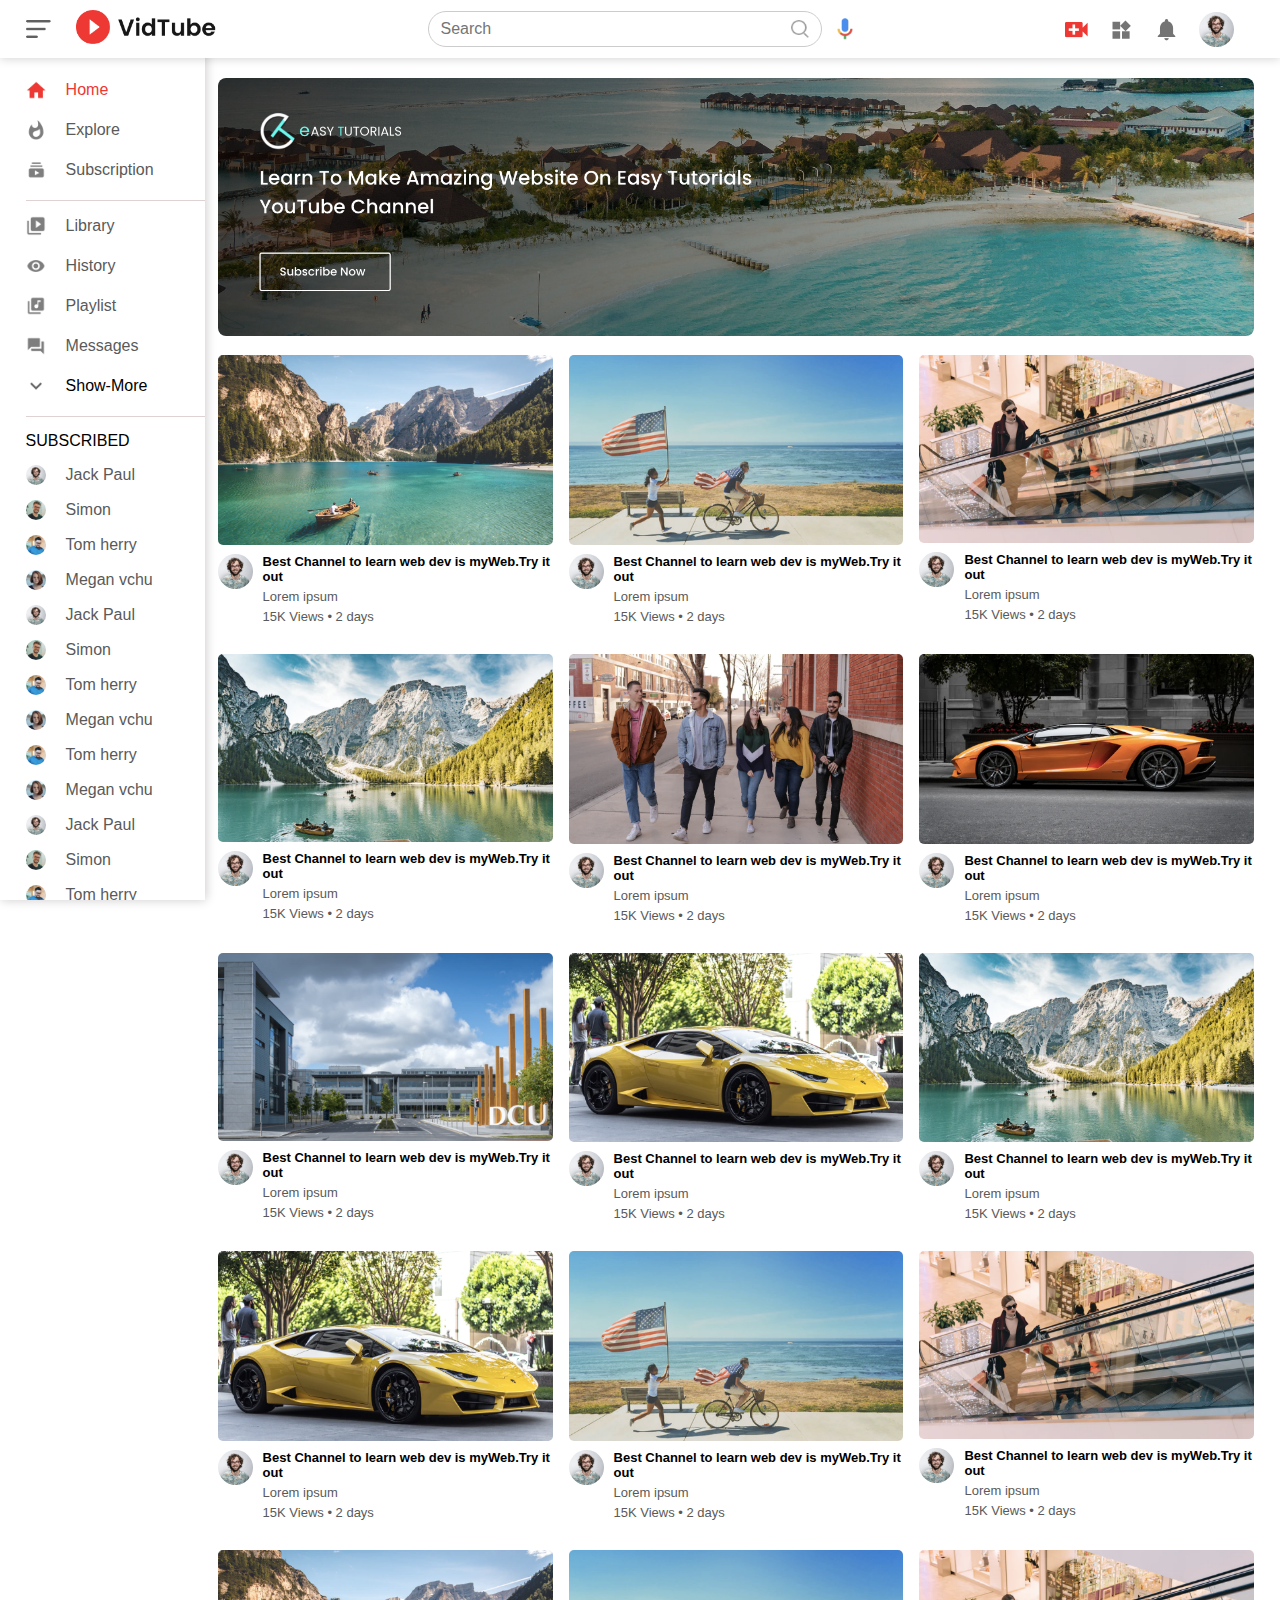
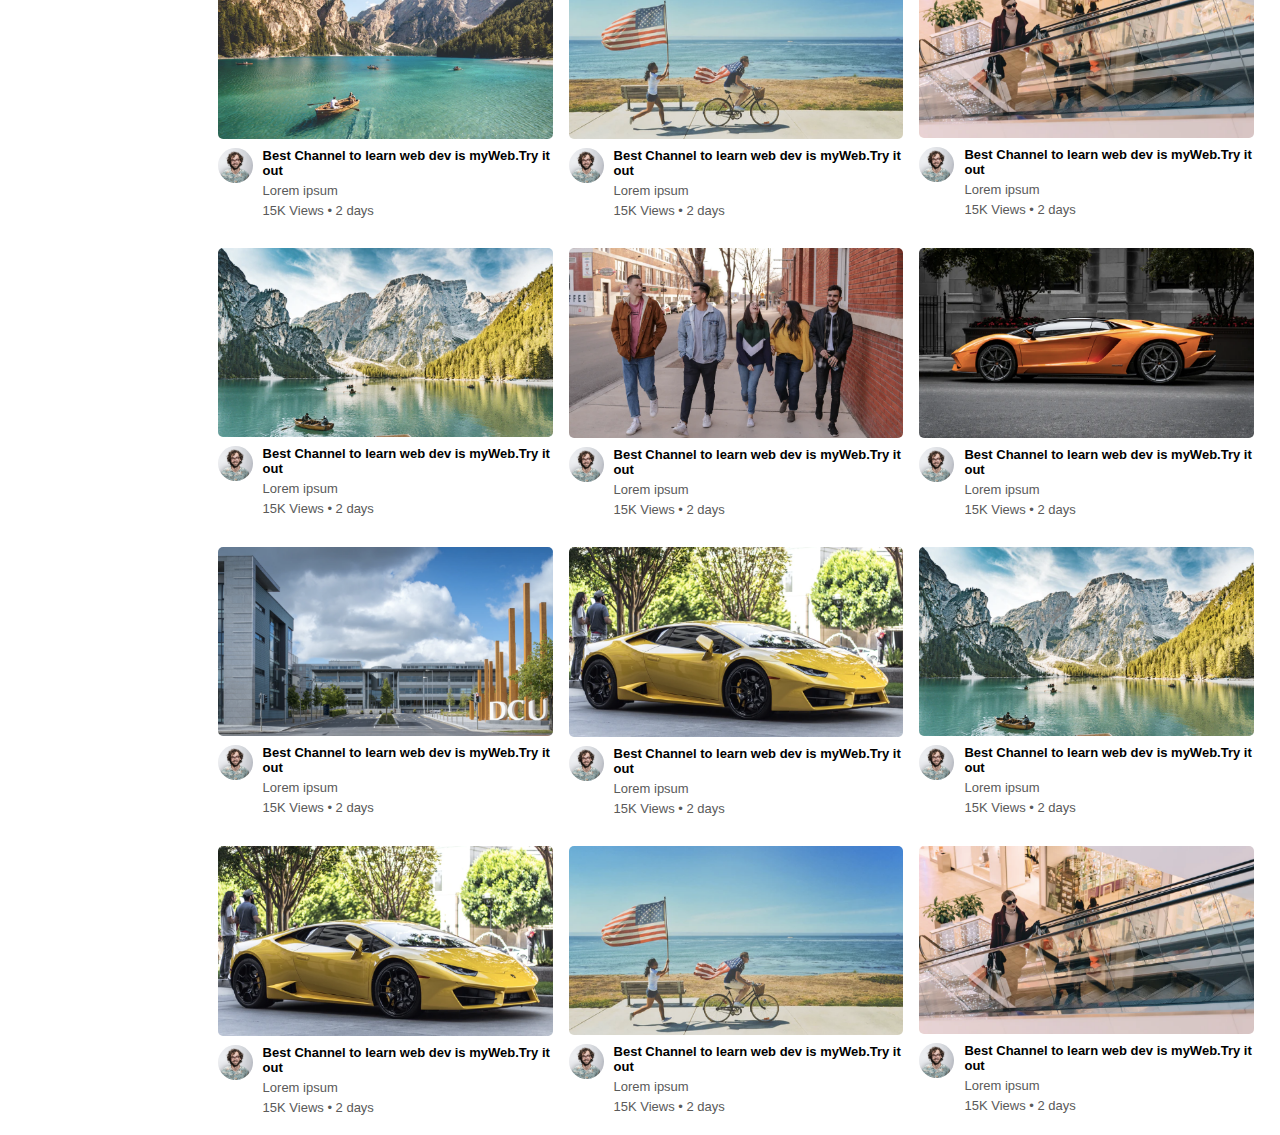
<file: index.html>
<!DOCTYPE html>
<html lang="en">
<head>
    <meta charset="UTF-8">
    <meta http-equiv="X-UA-Compatible" content="IE=edge">
    <meta name="viewport" content="width=device-width, initial-scale=1.0">
    <link rel="shortcut icon" href="images/favicon.ico" type="image/x-icon">
    <title>VidTube</title>
    <link rel="stylesheet" href="style.css">
</head>
<body>
    
<!----------------------------------------------Navbar--------------------------------------------------- -->

<nav class="flex-div">
    <div class="nav-left flex-div">
        <img src="images/menu.png" alt="menu" class="menu-icon" srcset="">
      <a href="index.html">
        <img src="images/logo.png" alt="logo"  class="logo-icon" srcset="">
      </a>  
    </div>
    <div class="nav-middle flex-div">
        <div class="search-box flex-div">
            <input type="text" placeholder="Search">
          <img src="images/search.png" alt="search" class="search-icon" srcset="">
        </div>
        <img src="images/voice-search.png" alt="voice-search" class="mic-icon" srcset="">
    </div>
    <div class="nav-right flex-div">
   <img src="images/upload.png" alt="uplaod" srcset="">
   <img src="images/more.png" alt="more" srcset="">
   <img src="images/notification.png" alt="notification" srcset="">
   <img src="images/Jack.png" alt="user" srcset="" class="user-icon">
    </div>
</nav>
<!-------------------------------------------- sidebar------------------------------------------------->

<div class="sidebar">
    <div class="shortcut-links">
        <a href=""> <img src="images/home.png" alt="home" srcset=""><p>Home</p></a>
        <a href=""> <img src="images/explore.png" alt="explore" srcset=""><p>Explore</p></a>
        <a href=""> <img src="images/subscriprion.png" alt="subscriprion" srcset=""><p>Subscription</p></a>
        <hr>
        <a href=""> <img src="images/library.png" alt="library" srcset=""><p>Library</p></a>
        <a href=""> <img src="images/history.png" alt="history" srcset=""><p>History</p></a>
        <a href=""> <img src="images/playlist.png" alt="playlist" srcset=""><p>Playlist</p></a>
        <a href=""> <img src="images/messages.png" alt="messages" srcset=""><p>Messages</p></a>
        <a  class="show-more-btn show-a-link"> <img src="images/show-more.png" alt="show-more" class="show-more-img"  ><p style="cursor: pointer; color: #000;">Show-More</p></a>
        

            <div class="showMore-div">
                <div class="showMore-content">
                    <a href="#Song"><img src="images/save.png" alt="" srcset="">
                    <p>Song</p></a>
                </div>
                <div  class="showMore-content">
                    <a href="#Cricket Video"><img src="images/save.png" alt="" srcset="">
                    <p>Cricket Video</p></a>
                </div>
                <div  class="showMore-content">
                    <a href="#Motivationl"><img src="images/save.png" alt="" srcset="">
                    <p>Motivationl</p></a>
                </div>
                <div  class="showMore-content">
                    <a href="#Maths"><img src="images/save.png" alt="" srcset="">
                    <p>Maths</p></a>
                </div>
                <div  class="showMore-content">
                    <a href="#English speaking"><img src="images/save.png" alt="" srcset="">
                    <p>English speaking</p></a>
                </div>
                <div  class="showMore-content">
                    <a href="#Coding"><img src="images/save.png" alt="" srcset="">
                    <p>Coding</p></a>
                </div>
                <div  class="showMore-content">
                    <a  class="show-less-btn"> <img src="images/show-more.png" alt="show-less" srcset="" class="show-less-btn"><p  style="cursor: pointer; color: #0e0c0c;">Show-Fewer</p></a>
                </div>
            </div>
        
        <hr>
    </div>
    <div class="subsribed-list">
        <h3>SUBSCRIBED</h3>
        <a href=""> <img src="images/Jack.png" alt="Jack" srcset=""><p>Jack Paul</p></a>
        <a href=""> <img src="images/simon.png" alt="Jack" srcset=""><p>Simon</p></a>
        <a href=""> <img src="images/tom.png" alt="Jack" srcset=""><p>Tom herry</p></a>
        <a href=""> <img src="images/megan.png" alt="Jack" srcset=""><p>Megan vchu</p></a>
        <a href=""> <img src="images/Jack.png" alt="Jack" srcset=""><p>Jack Paul</p></a>
        <a href=""> <img src="images/simon.png" alt="Jack" srcset=""><p>Simon</p></a>
        <a href=""> <img src="images/tom.png" alt="Jack" srcset=""><p>Tom herry</p></a>
        <a href=""> <img src="images/megan.png" alt="Jack" srcset=""><p>Megan vchu</p></a>
        <a href=""> <img src="images/tom.png" alt="Jack" srcset=""><p>Tom herry</p></a>
        <a href=""> <img src="images/megan.png" alt="Jack" srcset=""><p>Megan vchu</p></a>
        <a href=""> <img src="images/Jack.png" alt="Jack" srcset=""><p>Jack Paul</p></a>
        <a href=""> <img src="images/simon.png" alt="Jack" srcset=""><p>Simon</p></a>
        <a href=""> <img src="images/tom.png" alt="Jack" srcset=""><p>Tom herry</p></a>
        <a href=""> <img src="images/megan.png" alt="Jack" srcset=""><p>Megan vchu</p></a>
        <a href=""> <img src="images/tom.png" alt="Jack" srcset=""><p>Tom herry</p></a>
        <a href=""> <img src="images/megan.png" alt="Jack" srcset=""><p>Megan vchu</p></a>
      
    </div>
</div>

<!-- -------------------------------------Main ----------------------------------------------------- -->

<div class="container">
    <div class="banner">
        <img src="images/banner.png" alt="banner" class="banner-img" srcset="">
    </div>

    <div class="list-container">
        <div class="vid-list">
            <a href="index2.html"> <img src="images/thumbnail1.png" alt="" class="thumbnail" srcset=""></a>
            <div class="flex-div">
                <img src="images/Jack.png" alt="" srcset="">
                <div class="vid-info">
                    <a href="#">Best Channel to learn web dev is myWeb.Try it out</a>
                    <p>Lorem ipsum</p>
                    <p>15K Views &bull; 2 days</p>
                </div>
            </div>
        </div>
        <div class="vid-list">
            <a href="index2.html"> <img src="images/thumbnail2.png" alt="" class="thumbnail" srcset=""></a>
            <div class="flex-div">
                <img src="images/Jack.png" alt="" srcset="">
                <div class="vid-info">
                    <a href="#">Best Channel to learn web dev is myWeb.Try it out</a>
                    <p>Lorem ipsum</p>
                    <p>15K Views &bull; 2 days</p>
                </div>
            </div>
        </div>
        <div class="vid-list">
            <a href="index2.html"> <img src="images/thumbnail3.png" alt="thumbnail1" class="thumbnail" srcset=""></a>
            <div class="flex-div">
                <img src="images/Jack.png" alt="" srcset="">
                <div class="vid-info">
                    <a href="#">Best Channel to learn web dev is myWeb.Try it out</a>
                    <p>Lorem ipsum</p>
                    <p>15K Views &bull; 2 days</p>
                </div>
            </div>
        </div>
        <div class="vid-list">
            <a href="index2.html"> <img src="images/thumbnail4.png" alt="" class="thumbnail" srcset=""></a>
            <div class="flex-div">
                <img src="images/Jack.png" alt="" srcset="">
                <div class="vid-info">
                    <a href="#">Best Channel to learn web dev is myWeb.Try it out</a>
                    <p>Lorem ipsum</p>
                    <p>15K Views &bull; 2 days</p>
                </div>
            </div>
        </div>
        <div class="vid-list">
            <a href="index2.html"> <img src="images/thumbnail5.png" alt="" class="thumbnail" srcset=""></a>
            <div class="flex-div">
                <img src="images/Jack.png" alt="" srcset="">
                <div class="vid-info">
                    <a href="#">Best Channel to learn web dev is myWeb.Try it out</a>
                    <p>Lorem ipsum</p>
                    <p>15K Views &bull; 2 days</p>
                </div>
            </div>
        </div>
        <div class="vid-list">
            <a href="index2.html"> <img src="images/thumbnail6.png" alt="thumbnail1" class="thumbnail" srcset=""></a>
            <div class="flex-div">
                <img src="images/Jack.png" alt="" srcset="">
                <div class="vid-info">
                    <a href="#">Best Channel to learn web dev is myWeb.Try it out</a>
                    <p>Lorem ipsum</p>
                    <p>15K Views &bull; 2 days</p>
                </div>
            </div>
        </div>
        <div class="vid-list">
            <a href="index2.html"> <img src="images/thumbnail7.png" alt="" class="thumbnail" srcset=""></a>
            <div class="flex-div">
                <img src="images/Jack.png" alt="" srcset="">
                <div class="vid-info">
                    <a href="#">Best Channel to learn web dev is myWeb.Try it out</a>
                    <p>Lorem ipsum</p>
                    <p>15K Views &bull; 2 days</p>
                </div>
            </div>
        </div>
        <div class="vid-list">
            <a href="index2.html"> <img src="images/thumbnail8.png" alt="" class="thumbnail" srcset=""></a>
            <div class="flex-div">
                <img src="images/Jack.png" alt="" srcset="">
                <div class="vid-info">
                    <a href="#">Best Channel to learn web dev is myWeb.Try it out</a>
                    <p>Lorem ipsum</p>
                    <p>15K Views &bull; 2 days</p>
                </div>
            </div>
        </div>
        <div class="vid-list">
            <a href="index2.html"> <img src="images/thumbnail4.png" alt="thumbnail1" class="thumbnail" srcset=""></a>
            <div class="flex-div">
                <img src="images/Jack.png" alt="" srcset="">
                <div class="vid-info">
                    <a href="#">Best Channel to learn web dev is myWeb.Try it out</a>
                    <p>Lorem ipsum</p>
                    <p>15K Views &bull; 2 days</p>
                </div>
            </div>
        </div>
        <div class="vid-list">
            <a href="index2.html"> <img src="images/thumbnail8.png" alt="" class="thumbnail" srcset=""></a>
            <div class="flex-div">
                <img src="images/Jack.png" alt="" srcset="">
                <div class="vid-info">
                    <a href="#">Best Channel to learn web dev is myWeb.Try it out</a>
                    <p>Lorem ipsum</p>
                    <p>15K Views &bull; 2 days</p>
                </div>
            </div>
        </div>
        <div class="vid-list">
            <a href="index2.html"> <img src="images/thumbnail2.png" alt="" class="thumbnail" srcset=""></a>
            <div class="flex-div">
                <img src="images/Jack.png" alt="" srcset="">
                <div class="vid-info">
                    <a href="#">Best Channel to learn web dev is myWeb.Try it out</a>
                    <p>Lorem ipsum</p>
                    <p>15K Views &bull; 2 days</p>
                </div>
            </div>
        </div>
        <div class="vid-list">
            <a href="index2.html"> <img src="images/thumbnail3.png" alt="thumbnail1" class="thumbnail" srcset=""></a>
            <div class="flex-div">
                <img src="images/Jack.png" alt="" srcset="">
                <div class="vid-info">
                    <a href="#">Best Channel to learn web dev is myWeb.Try it out</a>
                    <p>Lorem ipsum</p>
                    <p>15K Views &bull; 2 days</p>
                </div>
            </div>
        </div>
        <div class="vid-list">
            <a href="index2.html"> <img src="images/thumbnail1.png" alt="" class="thumbnail" srcset=""></a>
            <div class="flex-div">
                <img src="images/Jack.png" alt="" srcset="">
                <div class="vid-info">
                    <a href="#">Best Channel to learn web dev is myWeb.Try it out</a>
                    <p>Lorem ipsum</p>
                    <p>15K Views &bull; 2 days</p>
                </div>
            </div>
        </div>
        <div class="vid-list">
            <a href="index2.html"> <img src="images/thumbnail2.png" alt="" class="thumbnail" srcset=""></a>
            <div class="flex-div">
                <img src="images/Jack.png" alt="" srcset="">
                <div class="vid-info">
                    <a href="#">Best Channel to learn web dev is myWeb.Try it out</a>
                    <p>Lorem ipsum</p>
                    <p>15K Views &bull; 2 days</p>
                </div>
            </div>
        </div>
        <div class="vid-list">
            <a href="index2.html"> <img src="images/thumbnail3.png" alt="thumbnail1" class="thumbnail" srcset=""></a>
            <div class="flex-div">
                <img src="images/Jack.png" alt="" srcset="">
                <div class="vid-info">
                    <a href="#">Best Channel to learn web dev is myWeb.Try it out</a>
                    <p>Lorem ipsum</p>
                    <p>15K Views &bull; 2 days</p>
                </div>
            </div>
        </div>
        <div class="vid-list">
            <a href="index2.html"> <img src="images/thumbnail4.png" alt="" class="thumbnail" srcset=""></a>
            <div class="flex-div">
                <img src="images/Jack.png" alt="" srcset="">
                <div class="vid-info">
                    <a href="#">Best Channel to learn web dev is myWeb.Try it out</a>
                    <p>Lorem ipsum</p>
                    <p>15K Views &bull; 2 days</p>
                </div>
            </div>
        </div>
        <div class="vid-list">
            <a href="index2.html"> <img src="images/thumbnail5.png" alt="" class="thumbnail" srcset=""></a>
            <div class="flex-div">
                <img src="images/Jack.png" alt="" srcset="">
                <div class="vid-info">
                    <a href="#">Best Channel to learn web dev is myWeb.Try it out</a>
                    <p>Lorem ipsum</p>
                    <p>15K Views &bull; 2 days</p>
                </div>
            </div>
        </div>
        <div class="vid-list">
            <a href="index2.html"> <img src="images/thumbnail6.png" alt="thumbnail1" class="thumbnail" srcset=""></a>
            <div class="flex-div">
                <img src="images/Jack.png" alt="" srcset="">
                <div class="vid-info">
                    <a href="#">Best Channel to learn web dev is myWeb.Try it out</a>
                    <p>Lorem ipsum</p>
                    <p>15K Views &bull; 2 days</p>
                </div>
            </div>
        </div>
        <div class="vid-list">
            <a href="index2.html"> <img src="images/thumbnail7.png" alt="" class="thumbnail" srcset=""></a>
            <div class="flex-div">
                <img src="images/Jack.png" alt="" srcset="">
                <div class="vid-info">
                    <a href="#">Best Channel to learn web dev is myWeb.Try it out</a>
                    <p>Lorem ipsum</p>
                    <p>15K Views &bull; 2 days</p>
                </div>
            </div>
        </div>
        <div class="vid-list">
            <a href="index2.html"> <img src="images/thumbnail8.png" alt="" class="thumbnail" srcset=""></a>
            <div class="flex-div">
                <img src="images/Jack.png" alt="" srcset="">
                <div class="vid-info">
                    <a href="#">Best Channel to learn web dev is myWeb.Try it out</a>
                    <p>Lorem ipsum</p>
                    <p>15K Views &bull; 2 days</p>
                </div>
            </div>
        </div>
        <div class="vid-list">
            <a href="index2.html"> <img src="images/thumbnail4.png" alt="thumbnail1" class="thumbnail" srcset=""></a>
            <div class="flex-div">
                <img src="images/Jack.png" alt="" srcset="">
                <div class="vid-info">
                    <a href="#">Best Channel to learn web dev is myWeb.Try it out</a>
                    <p>Lorem ipsum</p>
                    <p>15K Views &bull; 2 days</p>
                </div>
            </div>
        </div>
        <div class="vid-list">
            <a href="index2.html"> <img src="images/thumbnail8.png" alt="" class="thumbnail" srcset=""></a>
            <div class="flex-div">
                <img src="images/Jack.png" alt="" srcset="">
                <div class="vid-info">
                    <a href="#">Best Channel to learn web dev is myWeb.Try it out</a>
                    <p>Lorem ipsum</p>
                    <p>15K Views &bull; 2 days</p>
                </div>
            </div>
        </div>
        <div class="vid-list">
            <a href="index2.html"> <img src="images/thumbnail2.png" alt="" class="thumbnail" srcset=""></a>
            <div class="flex-div">
                <img src="images/Jack.png" alt="" srcset="">
                <div class="vid-info">
                    <a href="#">Best Channel to learn web dev is myWeb.Try it out</a>
                    <p>Lorem ipsum</p>
                    <p>15K Views &bull; 2 days</p>
                </div>
            </div>
        </div>
        <div class="vid-list">
            <a href="index2.html"> <img src="images/thumbnail3.png" alt="thumbnail1" class="thumbnail" srcset=""></a>
            <div class="flex-div">
                <img src="images/Jack.png" alt="" srcset="">
                <div class="vid-info">
                    <a href="#">Best Channel to learn web dev is myWeb.Try it out</a>
                    <p>Lorem ipsum</p>
                    <p>15K Views &bull; 2 days</p>
                </div>
            </div>
        </div>
    </div>
    
</div>
    
<script src="index.js"></script>
</body>
</html>
</file>
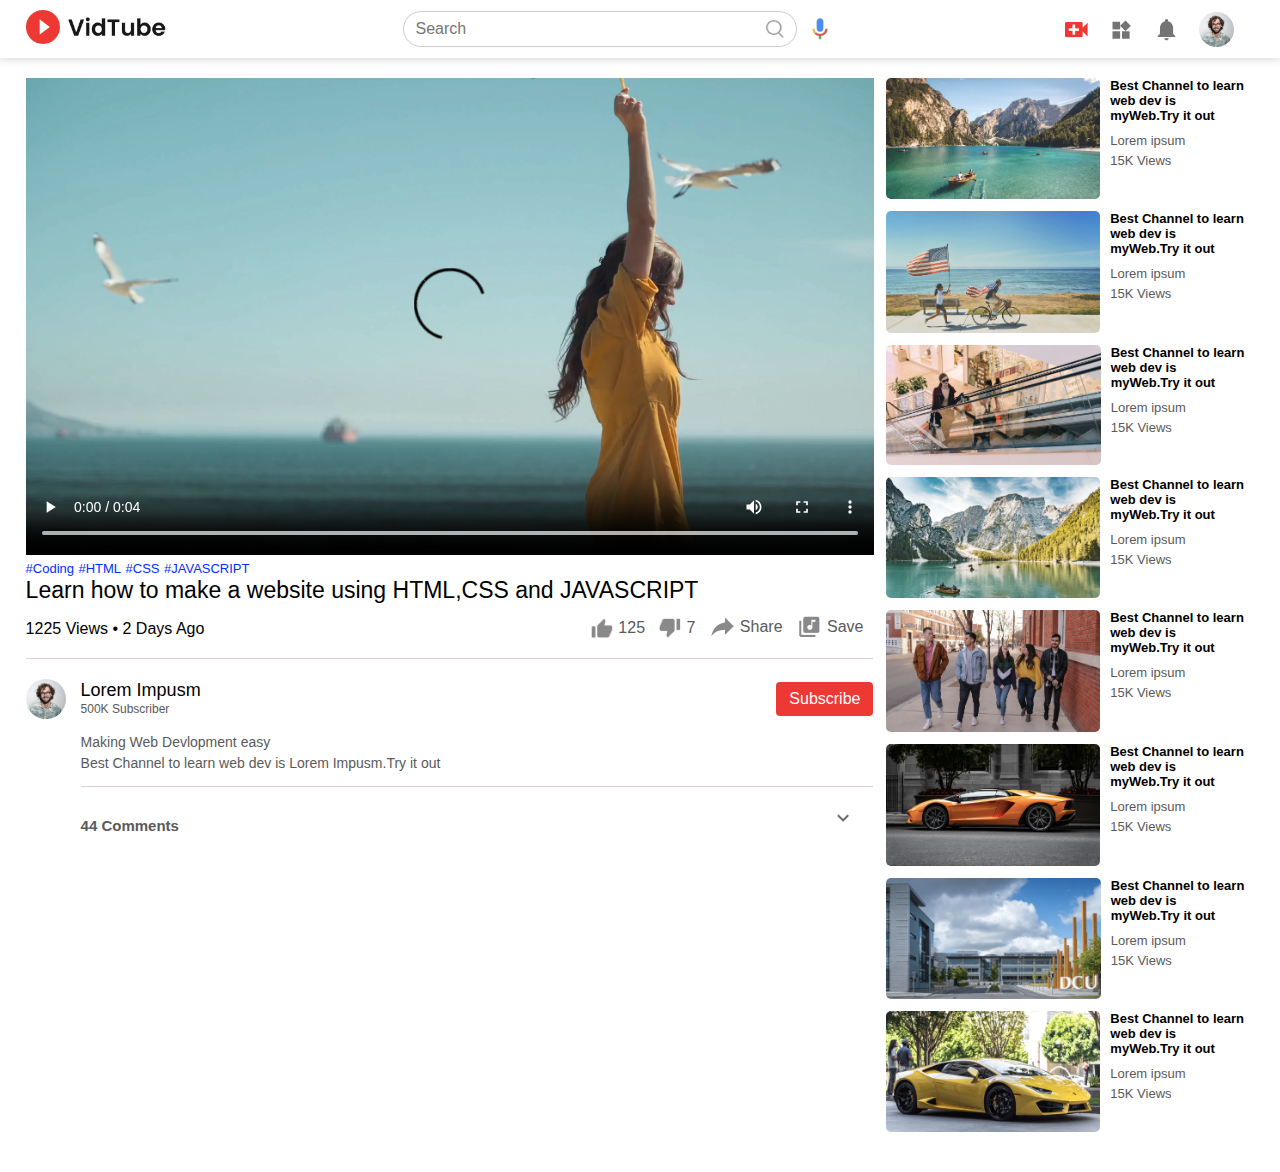
<file: index2.html>
<!DOCTYPE html>
<html lang="en">
  <head>
    <meta charset="UTF-8" />
    <meta http-equiv="X-UA-Compatible" content="IE=edge" />
    <meta name="viewport" content="width=device-width, initial-scale=1.0" />
    <link rel="shortcut icon" href="images/favicon.ico" type="image/x-icon">
    <title>VidTube</title>
    <link rel="stylesheet" href="style.css" />
  </head>

  <body>
    <nav class="flex-div">
      <div class="nav-left flex-div">
        <!-- <img src="/images/menu.png" alt="menu" class="menu-icon" srcset=""  /> -->
        <a href="index.html">
          <img src="images/logo.png" alt="logo"  class="logo-icon" srcset="">
        </a> 
      </div>
      <div class="nav-middle flex-div">
        <div class="search-box flex-div">
          <input type="text" placeholder="Search" />
          <img
            src="images/search.png"
            alt="search"
            class="search-icon"
            srcset=""
          />
        </div>
        <img
          src="images/voice-search.png"
          alt="voice-search"
          class="mic-icon"
          srcset=""
        />
      </div>
      <div class="nav-right flex-div">
        <img src="images/upload.png" alt="uplaod" srcset="" />
        <img src="images/more.png" alt="more" srcset="" />
        <img src="images/notification.png" alt="notification" srcset="" />
        <img src="images/Jack.png" alt="user" srcset="" class="user-icon" />
      </div>
    </nav>
    
   

    <div class="container play-container">
      <div class="row">
        <div class="play-video">
          <video controls autoplay>
            <source src="images/video.mp4" type="video/mp4" />
          </video>
          <div class="tags">
              <a href="#">#Coding</a>  <a href="#">#HTML</a>  <a href="#">#CSS</a>  <a href="#">#JAVASCRIPT</a>
          </div>
          <h2>Learn how to make a website using HTML,CSS and JAVASCRIPT</h2>
          <div class="play-video-info">
              <p>1225 Views &bull; 2 Days Ago</p>
              <div>
                 <a href="#"><img src="images/like.png" alt="like" class="vote" srcset="">125</a>
                 <a href="#"><img src="images/dislike.png" alt="like"  class="vote" srcset="">7</a>
                 <a href="#"><img src="images/share.png" alt="like" srcset="">Share</a>
                 <a href="#"><img src="images/save.png" alt="like" srcset="">Save</a>
              </div>
          </div>
            <hr>
            <div class="publisher">
                <img src="images/Jack.png" alt="">
                <div>
                    <p>Lorem Impusm</p>
                    <span>500K Subscriber</span>
                  </div>
                  <button type="button"  class="subscribe-btn">Subscribe</button>
            </div>
            <div class="vid-description">
              <p>Making Web Devlopment easy</p>
              <p>Best Channel to learn web dev is Lorem Impusm.Try it out</p>
          
            <hr>
            <div class="comment-div-start">
              <h4>44 Comments</h4>
              <img src="images/show-more.png" alt="" srcset="">
            </div>
            <div class="comment-body">
              <div class="add-comment">
                <img src="images/Jack.png" alt="" srcset="">
                <input type="text" placeholder="write comment">
              </div>
              <div class="old-comment">
                <img src="images/Jack.png" alt="" srcset="">
                <div>
                  <h4 id="commenter-name">Jack Nicholson <span class="commenter-date">2 days ago</span> </h4>
                  <p>Lorem ipsum dolor, sit amet consectetur adipisicing elit. Minima officia eius quos at ullam quas!</p>
                  <div class="reply-comment">
                    <img src="images/like.png" alt="" srcset=""><span>17</span>
                    <img src="images/dislike.png" alt="" srcset=""><span>2</span>
                    <span>Reply</span>
                    <a href="#">All replies</a>
                  </div>
                  
  
                </div
                >
              </div>
              <div class="old-comment">
                <img src="images/simon.png" alt="" srcset="">
                <div>
                  <h4 id="commenter-name">Simon balchu <span class="commenter-date">10 min ago</span> </h4>
                  <p>consectetur adipisicing elit. Minima officia eius quos at ullam quas Lorem ipsum dolor, sit amet !</p>
                  <div class="reply-comment">
                    <img src="images/like.png" alt="" srcset=""><span>4</span>
                    <img src="images/dislike.png" alt="" srcset=""><span>0</span>
                    <span>Reply</span>
                    <a href="#">All replies</a>
                  </div>
                  
  
                </div
                >
              </div>
            </div>

            </div>
          <hr class="vid-desc-hr">
        </div>
        <div class="right-sidebar">
          <div class="side-video-list">
              
            <div class="video-box">
                <a href="" class="small-thumbnail">
                  <img src="images/thumbnail1.png" alt="" srcset=""/></a>
                <div class="vid-info">
                  <a href="#">Best Channel to learn web dev is myWeb.Try it out</a>
                  <p>Lorem ipsum</p>
                  <p>15K Views</p>
                </div>

            </div>
            <div class="video-box">
                <a href="" class="small-thumbnail">
                  <img src="images/thumbnail2.png" alt="" srcset=""/></a>
                <div class="vid-info">
                  <a href="#">Best Channel to learn web dev is myWeb.Try it out</a>
                  <p>Lorem ipsum</p>
                  <p>15K Views</p>
                </div>

            </div><div class="video-box">
                <a href="" class="small-thumbnail">
                  <img src="images/thumbnail3.png" alt="" srcset=""/></a>
                <div class="vid-info">
                  <a href="#">Best Channel to learn web dev is myWeb.Try it out</a>
                  <p>Lorem ipsum</p>
                  <p>15K Views</p>
                </div>

            </div><div class="video-box">
                <a href="" class="small-thumbnail">
                  <img src="images/thumbnail4.png" alt="" srcset=""/></a>
                <div class="vid-info">
                  <a href="#">Best Channel to learn web dev is myWeb.Try it out</a>
                  <p>Lorem ipsum</p>
                  <p>15K Views</p>
                </div>

            </div><div class="video-box">
                <a href="" class="small-thumbnail">
                  <img src="images/thumbnail5.png" alt="" srcset=""/></a>
                <div class="vid-info">
                  <a href="#">Best Channel to learn web dev is myWeb.Try it out</a>
                  <p>Lorem ipsum</p>
                  <p>15K Views</p>
                </div>

            </div><div class="video-box">
                <a href="" class="small-thumbnail">
                  <img src="images/thumbnail6.png" alt="" srcset=""/></a>
                <div class="vid-info">
                  <a href="#">Best Channel to learn web dev is myWeb.Try it out</a>
                  <p>Lorem ipsum</p>
                  <p>15K Views</p>
                </div>

            </div><div class="video-box">
                <a href="" class="small-thumbnail">
                  <img src="images/thumbnail7.png" alt="" srcset=""/></a>
                <div class="vid-info">
                  <a href="#">Best Channel to learn web dev is myWeb.Try it out</a>
                  <p>Lorem ipsum</p>
                  <p>15K Views</p>
                </div>

            </div><div class="video-box">
                <a href="" class="small-thumbnail">
                  <img src="images/thumbnail8.png" alt="" srcset=""/></a>
                <div class="vid-info">
                  <a href="#">Best Channel to learn web dev is myWeb.Try it out</a>
                  <p>Lorem ipsum</p>
                  <p>15K Views</p>
                </div>

            </div>

            
          </div>
        </div>
        
      </div>
    </div>

    <script>
      var commentBody =  document.querySelector(".comment-body")
       document.querySelector(".subscribe-btn").addEventListener("click",function(){
        alert("Subscribed");
    })
    
    document.querySelector(".comment-div-start").addEventListener("click",function(){
      commentBody.classList.toggle("show-comment-body");
    })
    </script>
    
  </body>
</html>
</file>
<file: style.css>
* {
  margin: 0;
  padding: 0;
  box-sizing: border-box;
  font-family: sans-serif;
}
a {
  text-decoration: none;
  color: #5a5a5a;
}
img {
  cursor: pointer;
}

/* navbar */

.flex-div {
  display: flex;
  align-items: center;
}
nav {
  padding: 10px 2%;
  justify-content: space-between;
  box-shadow: 0 0 10px rgba(0, 0, 0, 0.2);
  background-color: #fff;
  position: sticky;
  top: 0;
  z-index: 100;
}

/* nav-left */
.menu-icon {
  width: 25px;
  margin-right: 25px;
}
.logo-icon {
  width: 140px;
}

/*------------------------------------------- nav-middle-------------------------------------------- */
.nav-middle .mic-icon {
  width: 16px;
}
.search-box {
  border: 1px solid #ccc;
  margin-right: 15px;
  padding: 8px 12px;
  border-radius: 25px;
}
.search-box input {
  width: 350px;
  border-width: 0;
  outline: 0;
  font-size: 1rem;
  padding-left: 5 px;
  color: rgb(20, 20, 20);
}
.search-box img {
  width: 18px;
}

/* nav-right */
.nav-right img {
  width: 25px;
  margin-right: 20px;
}
.nav-right .user-icon {
  width: 35px;
  border-radius: 50%;
}

/* --------------------------------sidebar-------------------------------------- */
.sidebar {
  background-color: #fff;
  box-shadow: 1px 0px 10px rgb(206, 202, 202);
  position: fixed;
  top: 00px;
  width: 16%;
  height: 100vh;
  padding-top: 80px;
  overflow-y: scroll;
  padding-left: 2vw;
  
  transition: all 0.3s ease-in-out;
}
/* -------------------------------------------------------------------sidebar toggle----------------------------------- */
.show-sidebar{
  width: auto;
  overflow-y: hidden;
  
}
.show-sidebar a p{
  display: none;
}
.show-sidebar h3{
  display: none;
}
.show-sidebar hr{
  width: 30px;
} 

/* -------------------------------------------------------------------sidebar-toggle-end------------------------------------- */
.shortcut-links a img {
  width: 20px;
 margin-right: 20px;
}
.shortcut-links a {
  display: flex;
  align-items: center;
  margin-bottom: 20px;
  flex-wrap: wrap;
  width: fit-content;
}

.shortcut-links a:first-child{
  color: #ed3833;
}

 hr{
    border-width: 0;
    border-bottom: 1px solid rgb(223, 210, 210);
    margin: 15px 0;
 }
h3{
    font-size: 1rem;
    padding-bottom: 15px;
    font-weight: lighter;
    width: 20px;
    margin-right:20px;
}
.subsribed-list a img {
    width: 25px;
    border-radius: 50%;
    width: 20px;
  margin: 0 20px 0 0;
  }

  .subsribed-list a {
    display: flex;
    align-items: center;
    margin-bottom: 15px;
    flex-wrap: wrap;
    width: fit-content;
  }
  /* ----------showmore-btn---------------------------- */

  .showMore-div{
    display: none;
  }
  .add-showMore{
    display: block;
  }
  .showMore-content{
    display: flex;
   
  }
  .showMore-content p{
    color: #5a5a5a;
  }
  .show-less-btn{
    color: grey;
    
  }
  
  /* ----------------------------main---------------------------------------------------------------- */
 
  .container{
    background-color: #fff;
    padding: 20px 2% 20px 17vw;


  }
  .show-container{
    padding: 20px 2% 20px 7vw;
    transition: all 0.3s linear;
  }
  .banner{
    width: 100%;
  }
  .banner img{
  width: 100%;
  border-radius: 8px;
  }

  .list-container{
    display: grid;
    grid-template-columns: repeat(auto-fit,minmax(250px,1fr));
    grid-row-gap: 30px;
    grid-column-gap: 16px;
    margin-top: 15px;
  }
 .vid-list .thumbnail{
   width: 100%;
   border-radius: 5px;
 }
.vid-list .flex-div{
 align-items: flex-start;
}

.vid-list .flex-div img{
  margin-top: 5px;
  width: 35px;
  border-radius: 50%;
  margin-right: 10px;
}
.vid-info{
  color: #5a5a5a;
  font-size: 13px;
  padding-top: 5px;
}
.vid-info a{
  color: black;
  display: block;
  font-weight: bold;
  
}
.vid-info p{
  margin-top: 5px;
}

/* --------------------------media-query----------------------------------------- */

@media (max-width:900px) {
  .menu-icon{
    display: none;
  }
  .sidebar{
    display: none;
  }
  .container{
  padding:0 5%;
  }
  .nav-right img{
    display: none;
  }
  .nav-right .user-icon{
    display: block;
    width: 30px;
  }
  .nav-middle .search-box input{
    width: 100px;
  }
  .nav-middle .mic-icon{
    display: none;
  }
 .logo-icon{
    width: 100px;
  }
}

/* -----------------------------index-2-CSS---------------------------------------------------- */
.play-container{
  padding-left: 2%;
}

/* ---RIGHT SIDE------- */

.row{
 
  display: flex;
  justify-content: space-between;
  flex-direction: row;
  flex-wrap: wrap;
}
.play-video{
  flex-basis: 69%;
}
.play-video  video{
  width: 100%;
}
.right-sidebar{
  width: 30%;
  
}
.side-video-list{
  display: flex;
  justify-content: space-between;
  flex-direction: column;
  margin-bottom: 8px;
}
.side-video-list img{
  width: 100%;
  border-radius: 5px;
}
.video-box{
  display: flex;
  flex-direction: row;
  justify-content: space-between;
  margin-bottom: 8px;
}
.video-box .vid-info{
  padding: 0 10px;
}
.video-box .vid-info a{
  padding-bottom: 5px;
}


/* --------LEFT SIDE */
.tags a{
  color: rgb(0, 47, 255);
  font-weight: 500;
  font-size: 13px;
}
.row .play-video h2{
  font-size: 23px;
  font-weight:500;
 
}
.play-video .play-video-info{
  display: flex;
  justify-content: space-between;
  align-items: center;
  margin-top: 10px;
  flex-wrap: wrap;
}
.play-video-info div img{
 width: 25px;
 margin-right: 5px;
 /* padding-top: 10px; */

}
.play-video-info div a{
  display: inline-flex;
  align-items: center;
  margin-right: 10px;
}
.play-video-info .vote{
  width: 22px;
}
/* ------------------publisher------------------------ */

.publisher{
  display: flex;
  align-items: center;
  margin-top: 20px;
  
  
}
.publisher div{
 flex: 1;
 line-height: 18px;
}

.publisher img{
  width: 40px;
  border-radius: 50%;
  margin-right: 15px;
}
.publisher div p{
  font-size: 18px;
  font-weight: 500;
  color: #000;
}
.publisher div span{
  font-size: 12px;
  color: #5a5a5a;
}
.publisher button{
  background-color: #ed3833;
  color: white;
  padding: 8px 13px;
  border-width: 0;
  border-radius: 4px;
  outline: 0;
  cursor: pointer;
  font-size: 1rem;
}
.vid-description{
  padding-left: 55px;
  margin: 15px 0;
}
.vid-description p{
  font-size: 14px;
  margin-bottom: 5px;
  color: #5a5a5a;
}
.vid-description h4{
  font-size: 15px;
  color: #5a5a5a;
  margin-top: 15px;
}
.vid-description .add-comment{
display: flex;
align-items: center;
margin: 30px 0;
}

.vid-description img{
  width: 35px;
  border-radius: 50%;
  margin-right: 20px;
}
.vid-description input{
  width: 100%;
  border-width: 0;
  outline: 0;
  border-bottom: 1px solid #5a5a5a;
  padding:5px;
  background-color: transparent;
  color: #5a5a5a;
  font-size: 1rem;
}
.comment-div-start{
  display: flex;
  justify-content: space-between;
  align-items: center;
  cursor: pointer;
  
}
.comment-div-start img{
  width: 20px;
}
.comment-body{
  display: none;
}
.show-comment-body{
  transition: linear 0.2s ease-in-out;
  display: block;
 
}
.old-comment{
  display: flex;
  align-items: center;
  margin: 0 0;

}
.old-comment div{
  display: flex;
  flex-direction: column;
  /* padding-bottom: 20px; */
}
#commenter-name{
  font-size: 18px;
  font-weight: 500;
  margin: 0;
}
.commenter-date{
  font-size: 13px;
  color: rgb(139, 139, 139);
  font-weight: 500;
  
}
.old-comment{
  margin-bottom: 25px;
}
.old-comment p{
  margin: 3px 0;
}
.old-comment .reply-comment{
  display: flex;
  flex-direction: row;
  margin:8px 0;
  font-size: 14px;
  align-items: center;
}
.old-comment .reply-comment img{
  border-radius: 0;
  width: 20px;
 
  margin-right: 5px;
}
.old-comment .reply-comment span{
  margin-right: 20px;
}
.old-comment .reply-comment a{
 
  color: red;
}

.vid-desc-hr{
  display: none;
}

@media (max-width:900px) {
  .play-video{margin-top: 15px;
    flex-basis: 100%;
  }
  .right-sidebar{
    flex-basis: 100%;
  }
  .play-container{
    padding-left: 5%;
  }
  .vid-description{
    padding-left: 0;
  }
  .vid-desc-hr{
    display: block;
    margin-bottom: 30px;
  }
  .play-video-info p{
   margin-bottom: 14px;
   
   }
   .row .play-video h2{
    font-size: 18px;
    font-family: Verdana, Geneva, Tahoma, sans-serif;
    color: #202020;
    font-weight: 500;
    letter-spacing: 0px;
  }
  }
</file>
